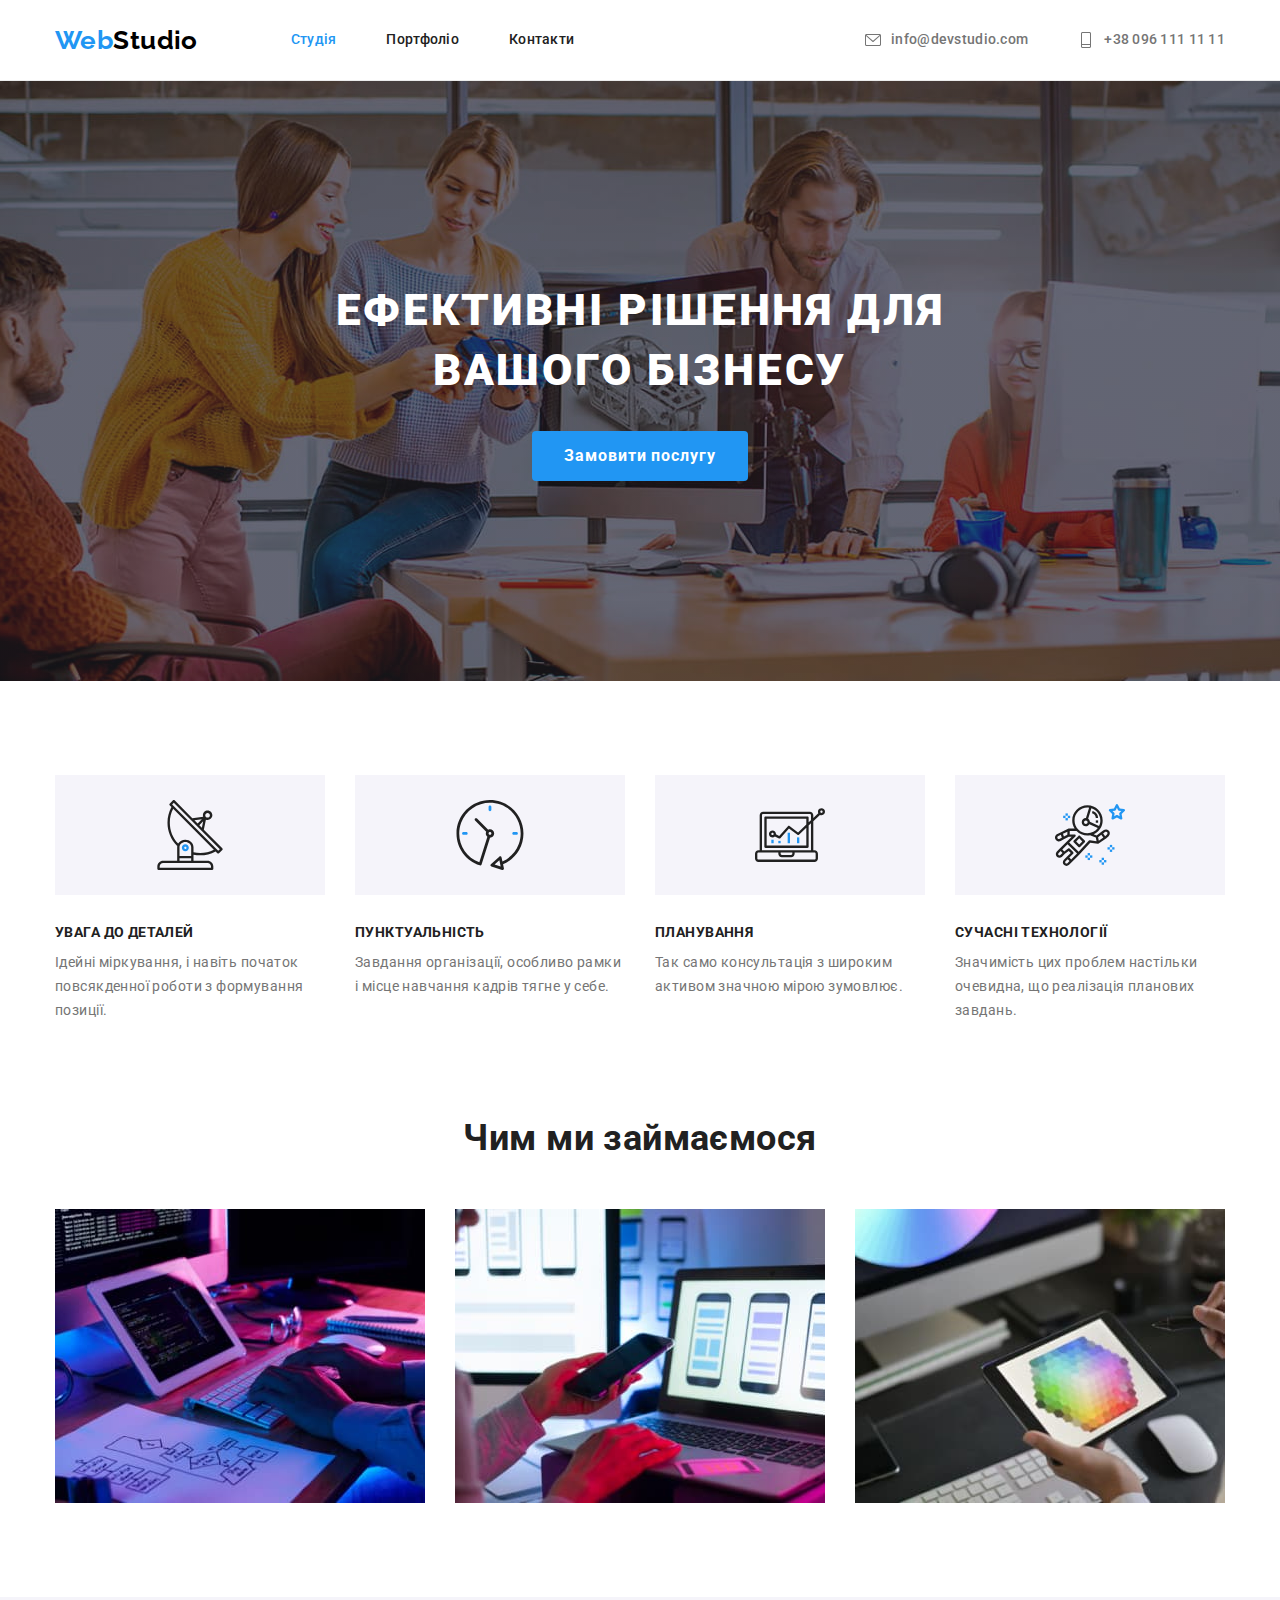
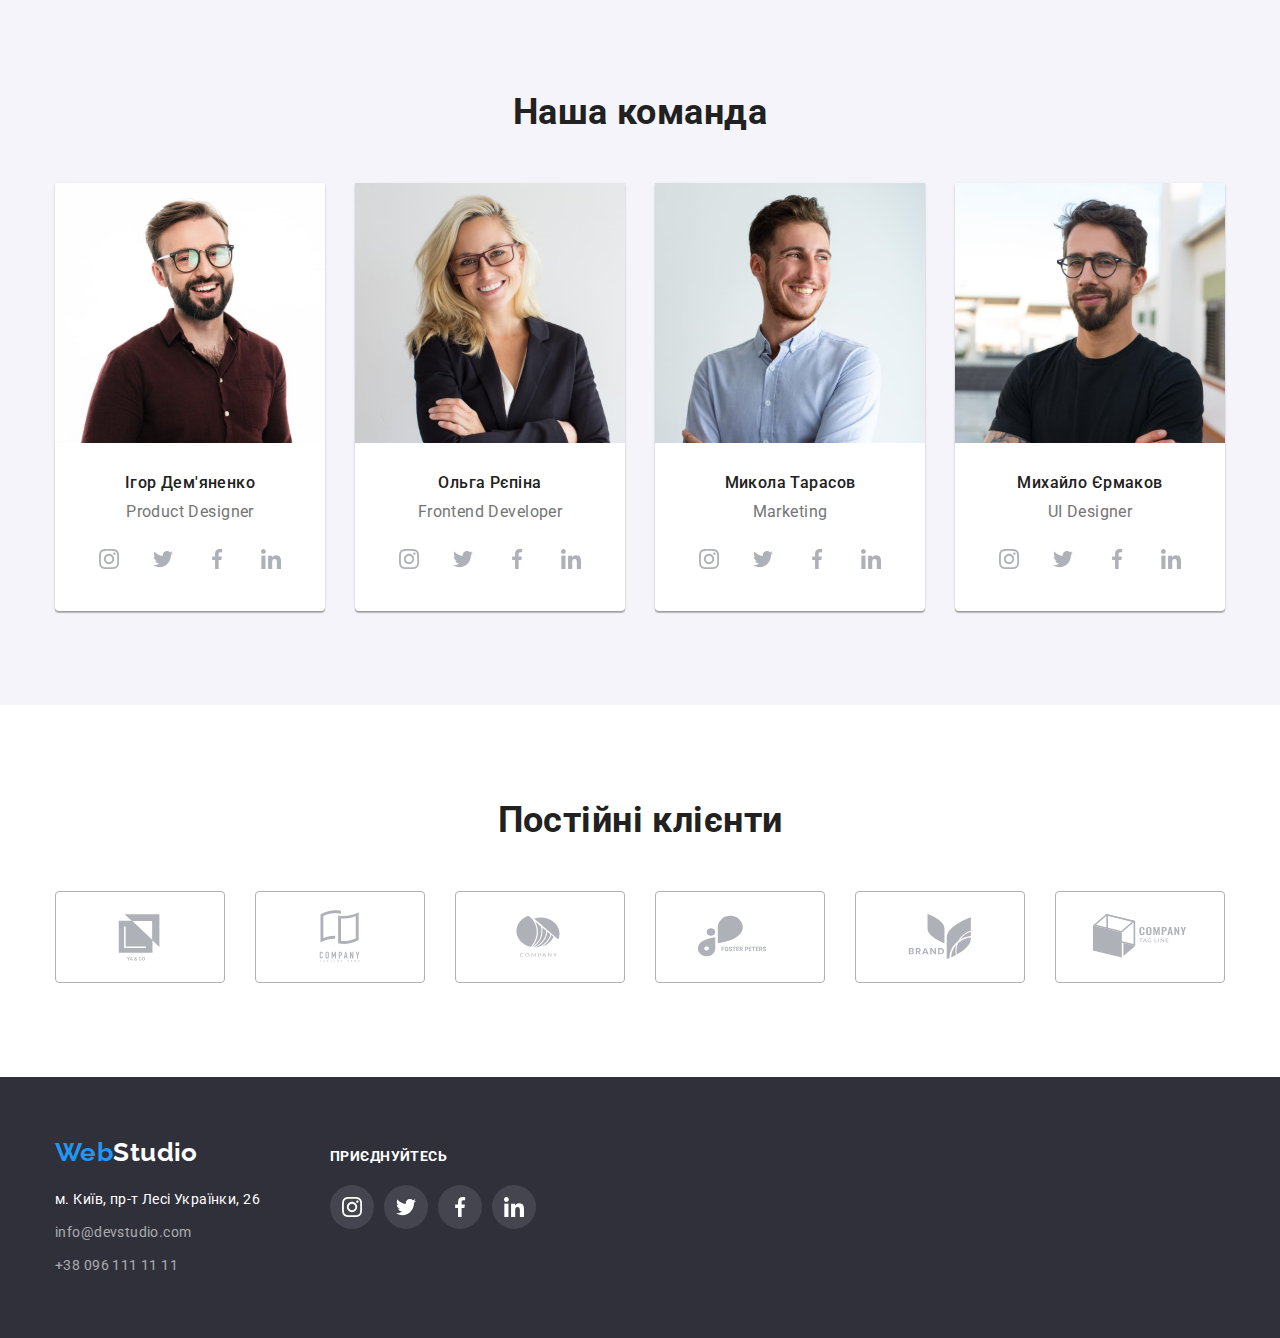
<file: index.html>
<!DOCTYPE html>
<html lang="uk">
	<head>
		<meta charset="UTF-8" />
		<meta http-equiv="X-UA-Compatible" content="IE=edge" />
		<meta name="viewport" content="width=device-width, initial-scale=1.0" />
		<meta name="description" content="Веб Студія" />
		<title>WebStudio</title>
		<link rel="preconnect" href="https://fonts.googleapis.com" />
		<link rel="preconnect" href="https://fonts.gstatic.com" crossorigin />
		<link href="https://fonts.googleapis.com/css2?family=Raleway:wght@700&family=Roboto:wght@400;500;700;900&display=swap" rel="stylesheet" />
		<link rel="stylesheet" href="https://cdnjs.cloudflare.com/ajax/libs/modern-normalize/1.1.0/modern-normalize.min.css">
		<link rel="stylesheet" href="./styles/styles.css" />
	</head>
	<body>
		
		<header class="header">
			<div class="container main-links">
			<nav
			class="main-nav">
				<a href="./index.html" class="logo">
					<span class="logo-web">Web</span>Studio
				</a>
				<ul class="nav-list">
					<li class="nav-list-links"><a href="./index.html" class="studio ">Студія</a></li>
					<li class="nav-list-links"><a href="./portfolio.html">Портфоліо</a></li>
					<li class="nav-list-links"><a href="">Контакти</a></li>
				</ul>
			</nav>

			<ul class="nav-contacts">
				<li class="nav-list-links"> 
				    <a href="mailto:info@devstudio.com"><svg class="nav-icon-mail">
					<use href="./images/icons-opt.svg#icon-envelope"></use></svg>info@devstudio.com</a>
			</li>
				<li class="nav-list-links">
					<a href="tel:+380961111111"><svg class="nav-icon-tel">
					<use href="./images/icons-opt.svg#icon-phone"></use></svg>+38 096 111 11 11</a>
				</li>
			</ul>
			</div>
		</header>
		
		<main>
			<section class="hero">
				<div class="container hero-title">
				<h1 class="main-title">Ефективні рішення для вашого бізнесу</h1>
				<button type="button" class="button-order">Замовити послугу</button>
				</div>
			</section>
			

			<section class="features section-paddings">
				<div class="container">
				<h2 class="section-title visually-hidden">Ссобливості</h2>
				<ul class="features-items">
					<li>
						<div class="features-picture">
							<svg class="features-icon">
							<use href="./images/icons-opt.svg#icon-features-img-1"></use>
						</svg>
						</div>
						<h3>Увага до деталей</h3>
						<p >Ідейні міркування, і навіть початок повсякденної роботи з формування позиції.</p>
					</li>
					<li>
						<div class="features-picture">
							<svg class="features-icon">
							<use href="./images/icons-opt.svg#icon-features-img-2"></use>
						</svg>
						</div>
						<h3>Пунктуальність</h3>
						<p>Завдання організації, особливо рамки і місце навчання кадрів тягне у себе.</p>
					</li>
					<li>
						<div class="features-picture">
							<svg class="features-icon">
							<use href="./images/icons-opt.svg#icon-features-img-3"></use>
						</svg>
						</div>
						<h3>Планування</h3>
						<p>Так само консультація з широким активом значною мірою зумовлює.</p>
					</li>
					<li>
						<div class="features-picture">
							<svg class="features-icon">
							<use href="./images/icons-opt.svg#icon-features-img-4"></use>
						</svg>
						</div>
						<h3>Сучасні технології</h3>
						<p>Значимість цих проблем настільки очевидна, що реалізація планових завдань.</p>
					</li>
				</ul>
				</div>
			</section>

			<section class="our-work">
				<div class="container">
				<h2 class="section-title">Чим ми займаємося</h2>
				<ul class="our-work-list">
					<li>
						<img src="./images/dekstop.jpg" alt="Зображення настільного комп'ютера" width="370" />
					</li>
					<li>
						<img src="./images/mobile.jpg" alt="Зображення мобільного телефону" width="370" />
					</li>
					<li>
						<img src="./images/tablet.jpg" alt="Зображення планшету" width="370" />
					</li>
				</ul>
				</div>
			</section>

			<section class="our-team section-paddings">
				<div class="container">
				<h2 class="section-title">Наша команда</h2>
				<ul class="our-team-list">
					<li class="our-team-item">
						<img src="./images/ihor.jpg" alt="Фото Ігора Дем'яненка" width="270" />
						<div class="team-description">
						<h3 class="team-names">Ігор Дем'яненко</h3>
						<p class="team-position">Product Designer</p>
						<ul class="social-list">
							<li class="social-items"><a class="social-network" href="https://www.instagram.com/"> <svg class="social-icon"><use href="./images/icons-opt.svg#icon-instagram"></use></svg></a></li>
							<li class="social-items"><a class="social-network" href="https://twitter.com/"> <svg class="social-icon"><use href="./images/icons-opt.svg#icon-twitter"></use></svg></a></li>
							<li class="social-items"><a class="social-network" href="https://www.facebook.com/"> <svg class="social-icon"><use href="./images/icons-opt.svg#icon-facebook"></use></svg></a></li>
							<li class="social-items"><a class="social-network" href="https://www.linkedin.com/"> <svg class="social-icon"><use href="./images/icons-opt.svg#icon-linkedin"></use></svg></a></li>
						</ul>
						</div>
					</li>
					<li class="our-team-item">
						<img src="./images/olha.jpg" alt="Фото Ігора Дем'яненка" width="270" />
						<div class="team-description">
						<h3 class="team-names">Ольга Рєпіна</h3>
						<p class="team-position">Frontend Developer</p>
						<ul class="social-list">
							<li class="social-items"><a class="social-network" href="https://www.instagram.com/"> <svg class="social-icon"><use href="./images/icons-opt.svg#icon-instagram"></use></svg></a></li>
							<li class="social-items"><a class="social-network" href="https://twitter.com/"> <svg class="social-icon"><use href="./images/icons-opt.svg#icon-twitter"></use></svg></a></li>
							<li class="social-items"><a class="social-network" href="https://www.facebook.com/"> <svg class="social-icon"><use href="./images/icons-opt.svg#icon-facebook"></use></svg></a></li>
							<li class="social-items"><a class="social-network" href="https://www.linkedin.com/"> <svg class="social-icon"><use href="./images/icons-opt.svg#icon-linkedin"></use></svg></a></li>
						</ul>
						</div>	
					</li>
					<li class="our-team-item">
						<img src="./images/mykola.jpg" alt="Фото Ігора Дем'яненка" width="270" />
						<div class="team-description">
						<h3 class="team-names">Микола Тарасов</h3>
						<p class="team-position">Marketing</p>
						<ul class="social-list">
							<li class="social-items"><a class="social-network" href="https://www.instagram.com/"> <svg class="social-icon"><use href="./images/icons-opt.svg#icon-instagram"></use></svg></a></li>
							<li class="social-items"><a class="social-network" href="https://twitter.com/"> <svg class="social-icon"><use href="./images/icons-opt.svg#icon-twitter"></use></svg></a></li>
							<li class="social-items"><a class="social-network" href="https://www.facebook.com/"> <svg class="social-icon"><use href="./images/icons-opt.svg#icon-facebook"></use></svg></a></li>
							<li class="social-items"><a class="social-network" href="https://www.linkedin.com/"> <svg class="social-icon"><use href="./images/icons-opt.svg#icon-linkedin"></use></svg></a></li>
						</ul>
						</div>
					</li>
					<li class="our-team-item">
						<img src="./images/mykhailo.jpg" alt="Фото Ігора Дем'яненка" width="270" />
						<div class="team-description">
						<h3 class="team-names">Михайло Єрмаков</h3>
						<p class="team-position">UI Designer</p>
						<ul class="social-list">
							<li class="social-items"><a class="social-network" href="https://www.instagram.com/"> <svg class="social-icon"><use href="./images/icons-opt.svg#icon-instagram"></use></svg></a></li>
							<li class="social-items"><a class="social-network" href="https://twitter.com/"> <svg class="social-icon"><use href="./images/icons-opt.svg#icon-twitter"></use></svg></a></li>
							<li class="social-items"><a class="social-network" href="https://www.facebook.com/"> <svg class="social-icon"><use href="./images/icons-opt.svg#icon-facebook"></use></svg></a></li>
							<li class="social-items"><a class="social-network" href="https://www.linkedin.com/"> <svg class="social-icon"><use href="./images/icons-opt.svg#icon-linkedin"></use></svg></a></li>
						</ul>
						</div>
					</li>
				</ul>
				</div>
			</section>

			<section class="clients section-paddings">
				<div class="container">
				<h2 class="section-title">Постійні клієнти</h2>
				<ul class="clients-list">
					<li class="clients-item"><a class="client-link" href=""><svg class="client-icon"><use href="./images/icons-opt.svg#icon-company-logo-1"></use></svg></a></li>
					<li class="clients-item"><a class="client-link" href=""><svg class="client-icon"><use href="./images/icons-opt.svg#icon-company-logo-2"></use></svg></a></li>
					<li class="clients-item"><a class="client-link" href=""><svg class="client-icon"><use href="./images/icons-opt.svg#icon-company-logo-3"></use></svg></a></li>
					<li class="clients-item"><a class="client-link" href=""><svg class="client-icon"><use href="./images/icons-opt.svg#icon-company-logo-4"></use></svg></a></li>
					<li class="clients-item"><a class="client-link" href=""><svg class="client-icon"><use href="./images/icons-opt.svg#icon-company-logo-5"></use></svg></a></li>
					<li class="clients-item"><a class="client-link" href=""><svg class="client-icon"><use href="./images/icons-opt.svg#icon-company-logo-6"></use></svg></a></li>
				</ul>
				</div>
			</section>
		</main>


		<footer class="footer">
		  <div class="container footer-sections">
			 <div class="footer-address">
			  <a href="./index.html" class="logo-footer">
				 <span class="logo-web">Web</span>Studio
			  </a>
			
			  <address>
				 <ul>
					<li class="address-item">
						<a href="https://goo.gl/maps/wGMn161sauySzobh9" target="_blank" rel="noopener noreferrer nofollow" class="footer-adress">м. Київ, пр-т Лесі Українки, 26</a>
					</li>
					<li class="address-item">
						<a href="mailto:info@devstudio.com" class="footer-contacts">info@devstudio.com</a>
					</li>
					<li class="address-item">
						<a href="tel:+380961111111" class="footer-contacts">+38 096 111 11 11</a>
					</li>
				</ul>
			  </address>
			 </div>
			 <div class="container-join">
				<p class="title-join">Приєднуйтесь</p>
				<ul class="join-list">
					<li class="join-item">
						<a class="join-link" href="">
							<svg class="join-icons" width="20px" height="20px">
								<use href="./images/icons-opt.svg#icon-instagram"></use>
							</svg>
						</a>
					</li>
					<li class="join-item">
						<a class="join-link" href="">
							<svg class="join-icons" width="20px" height="20px">
								<use href="./images/icons-opt.svg#icon-twitter"></use>
							</svg>
						</a>
					</li>
					<li class="join-item">
						<a class="join-link" href="">
							<svg class="join-icons" width="20px" height="20px">
								<use href="./images/icons-opt.svg#icon-facebook"></use>
							</svg>
						</a>
					</li>
					<li class="join-item">
						<a class="join-link" href="">
							<svg class="join-icons" width="20px" height="20px">
								<use href="./images/icons-opt.svg#icon-linkedin	"></use>
							</svg>
						</a>
					</li>
				</ul>
			 </div>
	      </div>
		</footer>
	</body>
</html>
</file>
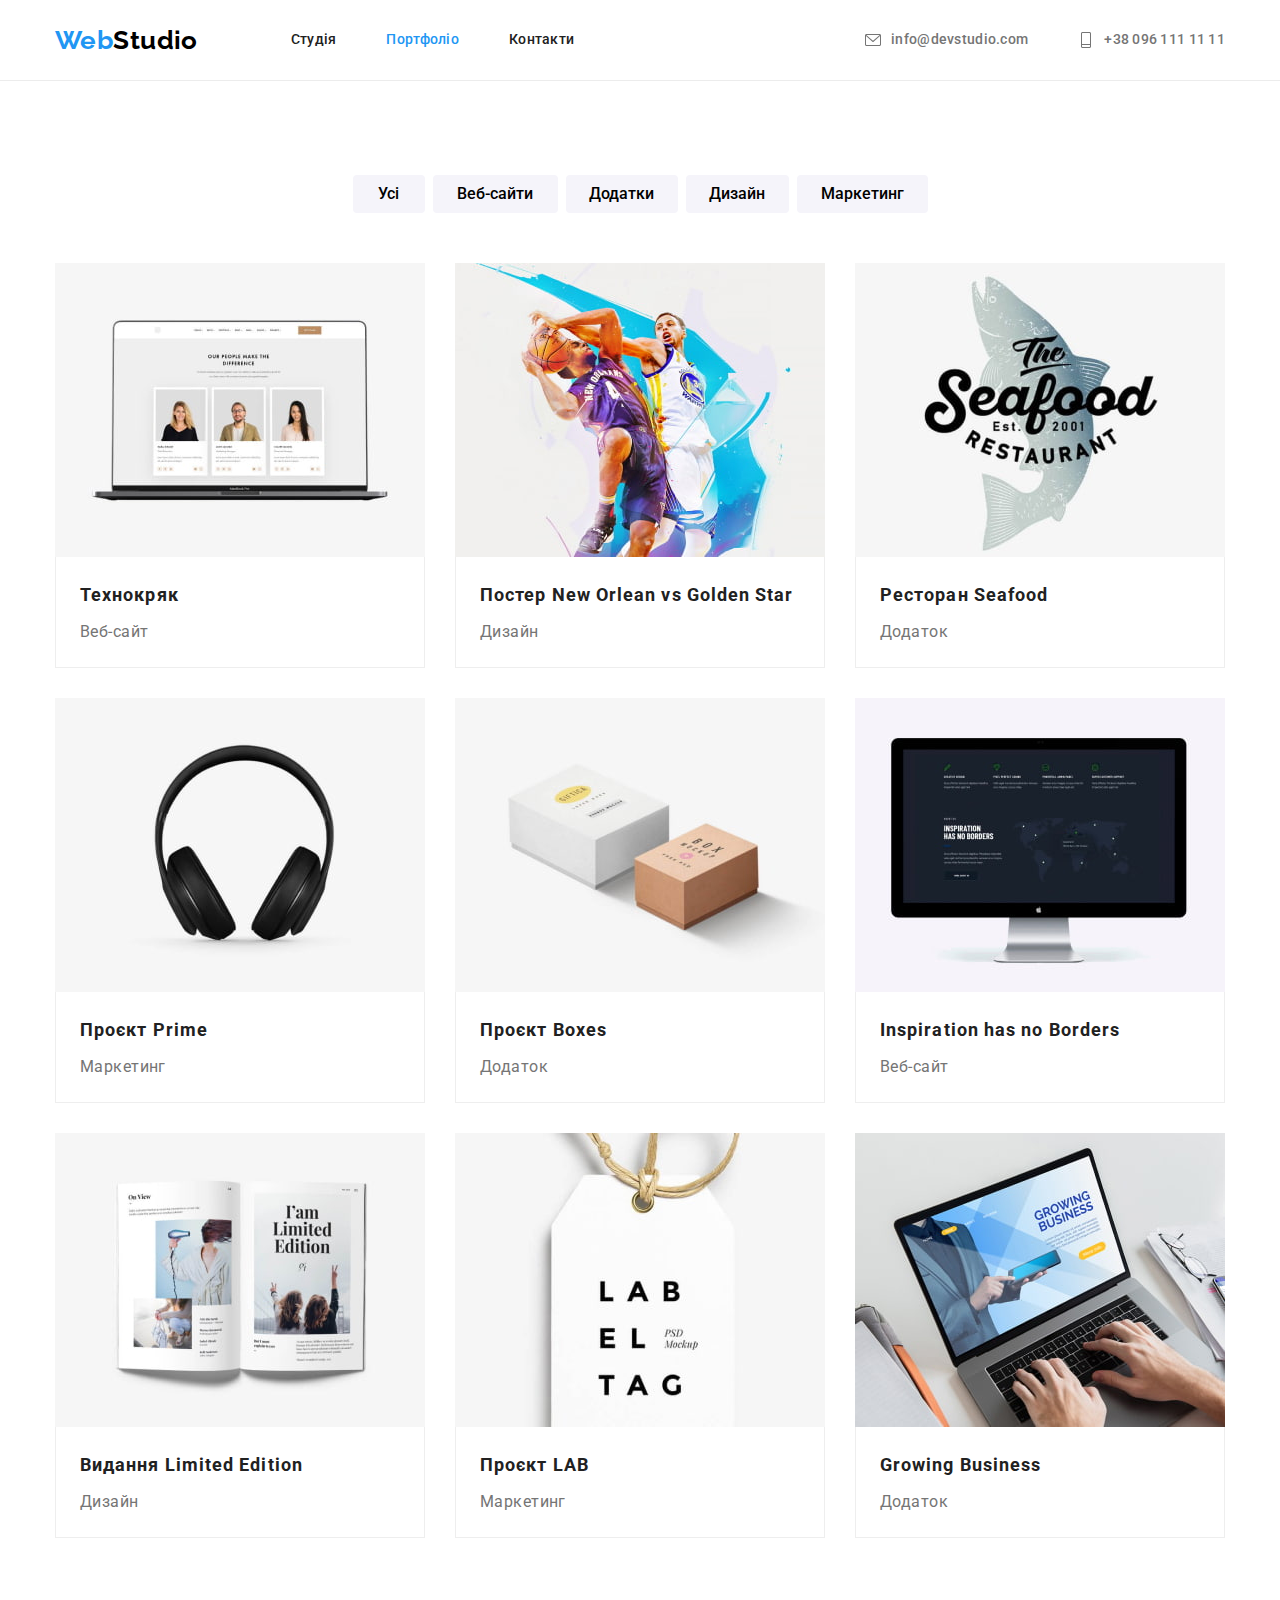
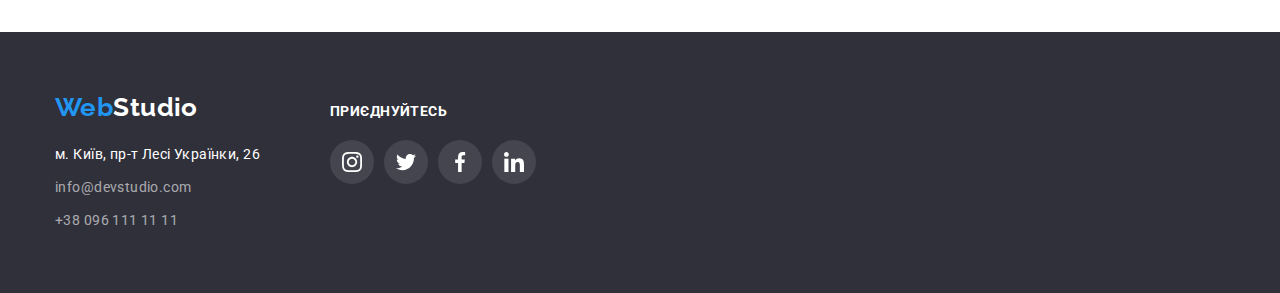
<file: portfolio.html>
<!DOCTYPE html>
<html lang="uk">
	<head>
		<meta charset="UTF-8" />
		<meta http-equiv="X-UA-Compatible" content="IE=edge" />
		<meta name="viewport" content="width=device-width, initial-scale=1.0" />
		<meta name="description" content="Веб Студія" />
		<title>Портфоліо</title>
		<link rel="preconnect" href="https://fonts.googleapis.com" />
		<link rel="preconnect" href="https://fonts.gstatic.com" crossorigin />
		<link href="https://fonts.googleapis.com/css2?family=Raleway:wght@700&family=Roboto:wght@400;500;700;900&display=swap" rel="stylesheet" />
		<link rel="stylesheet" href="https://cdnjs.cloudflare.com/ajax/libs/modern-normalize/1.1.0/modern-normalize.min.css">
		<link rel="stylesheet" href="./styles/styles.css" />
	</head>
	<body>
		<header class="header">
			<div class="container main-links">
			<nav
			class="main-nav">
				<a href="./index.html" class="logo">
					<span class="logo-web">Web</span>Studio
				</a>
				<ul class="nav-list">
					<li class="nav-list-links"><a href="./index.html">Студія</a></li>
					<li class="nav-list-links"><a href="./portfolio.html" class="portfolio">Портфоліо</a></li>
					<li class="nav-list-links"><a href="">Контакти</a></li>
				</ul>
			</nav>

			<ul class="nav-contacts">
				<li class="nav-list-links"> 
				    <a href="mailto:info@devstudio.com"><svg class="nav-icon-mail">
					<use href="./images/icons-opt.svg#icon-envelope"></use></svg>info@devstudio.com</a>
			</li>
				<li class="nav-list-links">
					<a href="tel:+380961111111"><svg class="nav-icon-tel">
					<use href="./images/icons-opt.svg#icon-phone"></use></svg>+38 096 111 11 11</a>
				</li>
			</ul>
			</div>
		</header>
		<main>
			<section class="section-portfolio section-paddings">
				<div class="container">
				<h1 class="visually-hidden">Перелік портфоліо</h1>
					<ul class="portfolio-list-button">
					<li><button type="button" class="portfolio-button button-first">Усі</button></li>
					<li><button type="button" class="portfolio-button button-second"> Веб&#8209;сайти</button></li>
					<li><button type="button" class="portfolio-button button-third">Додатки</button></li>
					<li><button type="button" class="portfolio-button button-fourth">Дизайн</button></li>
					<li><button type="button" class="portfolio-button button-fifth">Маркетинг</button></li>
					</ul>

					<ul class="portfolio-list">
					<li>
						<a class="portfolio-link" href="">
							<img src="./images/portfolio/img1.jpg" alt="ноутбук з картками працбвників" width="370" height="294" class="portfolio-img" />
							<div class="portfolio-border">
							<h2 class="portfolio-title">Технокряк</h2>
							<p class="portfolio-text">Веб-сайт</p>
							</div>
						</a>
					</li>
					<li>
						<a class="portfolio-link" href="">
							<img src="./images/portfolio/img2.jpg" alt="2 баскетболіста під час гри" width="370" height="294" />
							<div class="portfolio-border">
							<h2 class="portfolio-title">Постер New Orlean vs Golden Star</h2>
							<p class="portfolio-text">Дизайн</p>
							</div>
						</a>
					</li>
					<li>
						<a class="portfolio-link" href="">
							<img src="./images/portfolio/img3.jpg" alt="вивіска рибного ресторану" width="370" height="294" />
							<div class="portfolio-border">
							<h2 class="portfolio-title">Ресторан Seafood</h2>
							<p class="portfolio-text">Додаток</p>
							</div>
						</a>
					</li>
					<li>
						<a class="portfolio-link" href="">
							<img src="./images/portfolio/img4.jpg" alt="навушники" width="370" height="294" />
							<div class="portfolio-border">
							<h2 class="portfolio-title">Проєкт Prime</h2>
							<p class="portfolio-text">Маркетинг</p>
							</div>
						</a>
					</li>
					<li>
						<a class="portfolio-link" href="">
							<img src="./images/portfolio/img5.jpg" alt="дві картонні коробки" width="370" height="294" />
							<div  class="portfolio-border">
							<h2 class="portfolio-title">Проєкт Boxes</h2>
							<p class="portfolio-text">Додаток</p>
							</div>
						</a>
					</li>
					<li>
						<a class="portfolio-link" href="">
							<img src="./images/portfolio/img6.jpg" alt="монітор" width="370" height="294" />
							<div  class="portfolio-border">
							<h2 class="portfolio-title">Inspiration has no Borders</h2>
							<p class="portfolio-text">Веб-сайт</p>
							</div>
						</a>
					</li>
					<li>
						<a class="portfolio-link" href="">
							<img src="./images/portfolio/img7.jpg" alt="розгорнутий журнал" width="370" height="294" />
							<div  class="portfolio-border">
							<h2 class="portfolio-title">Видання Limited Edition</h2>
							<p class="portfolio-text">Дизайн</p>
							</div>
						</a>
					</li>
					<li>
						<a class="portfolio-link" href="">
							<img src="./images/portfolio/img8.jpg" alt="лейба" width="370" height="294" />
							<div class="portfolio-border">
							<h2 class="portfolio-title">Проєкт LAB</h2>
							<p class="portfolio-text">Маркетинг</p>
							</div>
						</a>
					</li>
					<li>
						<a class="portfolio-link" href="">
							<img src="./images/portfolio/img9.jpg" alt="людина за ноутбуком" width="370" height="294" />
							<div class="portfolio-border">
							<h2 class="portfolio-title">Growing Business</h2>
							<p class="portfolio-text">Додаток</p>
							</div>
						</a>
					</li>
				</ul>
				</div>
			</section>
		</main>

		<footer class="footer">
		  <div class="container footer-sections">
			 <div class="footer-address">
			  <a href="./index.html" class="logo-footer">
				 <span class="logo-web">Web</span>Studio
			  </a>
			
			  <address>
				 <ul>
					<li class="address-item">
						<a href="https://goo.gl/maps/wGMn161sauySzobh9" target="_blank" rel="noopener noreferrer nofollow" class="footer-adress">м. Київ, пр-т Лесі Українки, 26</a>
					</li>
					<li class="address-item">
						<a href="mailto:info@devstudio.com" class="footer-contacts">info@devstudio.com</a>
					</li>
					<li class="address-item">
						<a href="tel:+380961111111" class="footer-contacts">+38 096 111 11 11</a>
					</li>
				</ul>
			  </address>
			 </div>
			 <div class="container-join">
				<p class="title-join">Приєднуйтесь</p>
				<ul class="join-list">
					<li class="join-item">
						<a class="join-link" href="">
							<svg class="join-icons" width="20px" height="20px">
								<use href="./images/icons-opt.svg#icon-instagram"></use>
							</svg>
						</a>
					</li>
					<li class="join-item">
						<a class="join-link" href="">
							<svg class="join-icons" width="20px" height="20px">
								<use href="./images/icons-opt.svg#icon-twitter"></use>
							</svg>
						</a>
					</li>
					<li class="join-item">
						<a class="join-link" href="">
							<svg class="join-icons" width="20px" height="20px">
								<use href="./images/icons-opt.svg#icon-facebook"></use>
							</svg>
						</a>
					</li>
					<li class="join-item">
						<a class="join-link" href="">
							<svg class="join-icons" width="20px" height="20px">
								<use href="./images/icons-opt.svg#icon-linkedin	"></use>
							</svg>
						</a>
					</li>
				</ul>
			 </div>
	      </div>
		</footer>
	</body>
</html>
</file>
<file: styles/styles.css>
:root {
    --brand-color: #2196F3;
    --primary-text-color: #212121;
}

body {
    color: var(--primary-text-color);
    background-color: #FFFFFF;

    text-decoration: none;
    font-family: roboto, arial, sans-serif;
    letter-spacing: 0.03em;
    font-size: 14px;
}

h1,
h2,
h3,
h4,
h5,
h6,
ul,
p {
    margin: 0;
    padding: 0;
}

img {
    display: block;
}

.container {
    width: 1200px;
    padding-left: 15px;
    padding-right: 15px;
    margin-left: auto;
    margin-right: auto;
    /* outline: 2px solid red; */
}

.section-paddings {
    padding-top: 94px;
    padding-bottom: 94px;
}

/* Resets  */
.no-padding-bottom {
    padding-bottom: 0;
}

.no-padding-top {
    padding-top: 0;
}

/* Header */

.logo {
    margin-right: 93px;

    color: #000000;
    font-family: raleway, arial, sans-serif;
    font-weight: 700;
    font-size: 26px;
    line-height: 1.19;
}

.header {
    border-bottom: 1px solid #ECECEC;
}

.header ul {
    list-style: none;
}

.header a {
    text-decoration: none;
}


.logo-web {
    color: var(--brand-color);
}

.nav-list {
    display: flex;
    font-weight: 500;
    line-height: 1.14;
    letter-spacing: 0.02em;

}

.nav-contacts {
    margin-left: auto;
}

.nav-list a {
    color: var(--primary-text-color);
    display: inline-block;
    padding-top: 32px;
    padding-bottom: 32px;
}

.nav-list a:hover,
.nav-list a:focus {
    color: var(--brand-color);
}

.nav-contacts {
    display: flex;
    font-weight: 500;
    line-height: 1.14;
    letter-spacing: 0.02em;
}

.nav-contacts a {
    color: #757575;
    display: inline-block;
    padding-top: 32px;
    padding-bottom: 32px;
}



.nav-contacts a:hover {
    color: var(--brand-color);
}

.nav-contacts a:focus {
    color: var(--brand-color);
}

.nav-list .studio {
    color: var(--brand-color);
}

.nav-list .portfolio {
    color: var(--brand-color);
}

.main-links,
.main-nav {
    display: flex;
    align-items: center;
}

.nav-list-links a {
    display: flex;
    align-items: center;
}

.nav-list-links:not(:last-child) {
    margin-right: 50px;
}

.nav-icon-mail {
    width: 16px;
    height: 16px;
    fill: currentColor;
    margin-right: 10px;
}

.nav-icon-tel {
    width: 16px;
    height: 16px;
    fill: currentColor;
    margin-right: 10px;
}



/* hero */
.hero {
    max-width: 1600px;
    height: 600px;
    margin-left: auto;
    margin-right: auto;
    text-align: center;
    padding-top: 200px;
    padding-bottom: 200px;
    background-image: linear-gradient(rgba(47, 48, 58, 0.4), rgba(47, 48, 58, 0.4)), url(../images/bkg-image.jpg);
    background-position: center;
    background-size: cover;

}

.hero-title {
    width: 700px;
}

.main-title {
    margin-bottom: 30px;
    font-size: 44px;
    line-height: 1.36;
    font-weight: 900;
    text-align: center;
    letter-spacing: 0.06em;
    text-transform: uppercase;

    color: #FFFFFF;
}

.button-order {
    padding: 10px 32px;
    background-color: var(--brand-color);
    color: #FFFFFF;

    font-weight: 700;
    font-size: 16px;
    line-height: 1.88;
    text-align: center;
    letter-spacing: 0.06em;
    cursor: pointer;
    box-sizing: border-box;
    border: #2196F3;
    border-radius: 4px;

}

.button-order:hover,
.button-order:focus {
    background: #188CE8;
    box-shadow: 0px 4px 4px rgba(0, 0, 0, 0.15);
    border-radius: 4px;
}

.visually-hidden {
    position: absolute;
    white-space: nowrap;
    width: 1px;
    height: 1px;
    overflow: hidden;
    border: 0;
    padding: 0;
    clip: rect(0 0 0 0);
    clip-path: inset(50%);
    margin: -1px;
}

/* Features */
.features h3 {
    font-weight: 700;
    line-height: 1.14;
    text-transform: uppercase;
}

.features p {
    line-height: 1.71;

    color: #757575;
}

.features ul {
    list-style: none;
}

.features-items {
    display: flex;
    gap: 30px;

}

.features-items h3 {
    margin-bottom: 10px;
    font-size: 14px;
}

.features-items li {
    width: calc((100%-3*30)/4)
}

.features-picture {

    width: 270px;
    height: 120px;
    display: flex;
    align-items: center;
    justify-content: center;
    margin-bottom: 30px;

    background-color: #F5F4FA;
}

.features-icon {
    width: 70px;
    height: 70px;
}


/* Our work */
.our-work {
    padding-bottom: 94px;
}

.section-title {
    font-weight: 700;
    font-size: 36px;
    line-height: 1.17;
    text-align: center;
    margin-bottom: 50px;
}

.our-work ul {
    list-style: none;
    display: flex;
    gap: 30px;
}

.our-work li {
    width: calc((100%-2*30)/3);
}

/* Our team */
.our-team {
    background-color: #F5F4FA;
}

.our-team-list {
    list-style: none;
    display: flex;
    gap: 30px;
}

.team-names {
    margin-bottom: 10px;
    font-weight: 500;
    font-size: 16px;
    line-height: 1.19;

    text-align: center;
}

.team-position {

    font-size: 16px;
    line-height: 1.19;
    text-align: center;
    margin-bottom: 16px;

    color: #757575;
}

.our-team-list li {
    width: calc((100%-3*30)/4);
    background-color: #FFFFFF;
}

.our-team .team-description {
    padding: 30px 32px;
}

.social-list {
    display: flex;
    list-style: none;
}

.social-items:not(:last-child) {
    margin-right: 10px;
}

.social-network {
    display: flex;
    width: 44px;
    height: 44px;
    justify-content: center;
    align-items: center;
    background-color: #FFFFFF;
    border-radius: 50%;
    fill: #AFB1B8;

}

.social-network:hover,
.social-network:focus {
    background-color: var(--brand-color);
    fill: #FFFFFF;
}

.social-icon {
    width: 20px;
    height: 20px;
}

.our-team-item {
    box-shadow: 0px 1px 3px rgba(0, 0, 0, 0.12), 0px 1px 1px rgba(0, 0, 0, 0.14), 0px 2px 1px rgba(0, 0, 0, 0.2);
    border-radius: 0px 0px 4px 4px;
}

/* Our clients  */

.clients-list {
    display: flex;
    list-style: none;
    gap: 30px;
}

.client-link {
    display: flex;
    justify-content: center;
    align-items: center;
    width: 170px;
    height: 92px;
    fill: #AFB1B8;

    border: 1px solid #AFB1B8;
    border-radius: 4px;
}

.client-icon {
    width: 106px;
    height: 60px;
}

.client-link:hover,
.client-link:focus {
    fill: var(--brand-color);
    border: 1px solid var(--brand-color);
    border-radius: 4px;
}

/* Footer  */
.footer {
    padding-top: 60px;
    padding-bottom: 60px;

    background-color: #2F303A;
}


.footer a {
    text-decoration: none;
    font-style: normal;
}

.logo-footer {
    display: flex;
    margin-bottom: 20px;
    font-family: raleway, arial, sans-serif;
    font-weight: 700;
    font-size: 26px;
    line-height: 1.19;
    color: #FFFFFF;
}

.footer ul {
    list-style: none;

}

.footer-adress {
    line-height: 1.71;

    color: #FFFFFF;
}

.footer-contacts {
    line-height: 1.71;
    color: rgba(255, 255, 255, 0.6);
}

.footer-contacts:hover {
    color: var(--brand-color);
}

.footer-contacts:focus {
    color: var(--brand-color);
}

.footer .address-item:not(:last-child) {
    margin-bottom: 9px;

}

.footer-address {
    margin-right: 70px;
}

.footer-sections {
    display: flex;
    align-items: baseline;
}

.container-join {
    width: 206px;
}

.title-join {
    margin-bottom: 20px;
    font-weight: 700;
    font-size: 14px;
    line-height: 1.14;
    letter-spacing: 0.03em;
    text-transform: uppercase;

    color: #FFFFFF;
}

.join-list {
    display: flex;
    gap: 10px;
}

.join-link {
    display: flex;
    justify-content: center;
    align-items: center;
    width: 44px;
    height: 44px;
    border-radius: 50%;
    background-color: #FFFFFF1A;
    margin-bottom: 0;
}

.join-icons {
    fill: #FFFFFF;
}

.join-link:hover,
.join-link:focus {
    background-color: var(--brand-color);

}

/* Portfolio page */
/* Buttons */
.portfolio-button {
    border: 0px;
    background-color: #F5F4FA;
    border-radius: 4px;

    font-weight: 500;
    font-size: 16px;
    line-height: 1.62;
    text-align: center;
    cursor: pointer;

}

.button-first {
    padding: 6px 25.5px;
}

.button-second {
    padding: 6px 24.5px;
}

.button-third {
    padding: 6px 23.5px;
}

.button-fourth {
    padding: 6px 23.5px;
}

.button-fifth {
    padding: 6px 24px;
}

.portfolio-button:hover,
.portfolio-button:focus {
    background-color: var(--brand-color);
    color: #FFFFFF;
    box-shadow: 0px 3px 1px rgba(0, 0, 0, 0.1), 0px 1px 2px rgba(0, 0, 0, 0.08), 0px 2px 2px rgba(0, 0, 0, 0.12);
    box-shadow: 0px 3px 1px rgba(0, 0, 0, 0.1), 0px 1px 2px rgba(0, 0, 0, 0.08), 0px 2px 2px rgba(0, 0, 0, 0.12);
}

.portfolio-list-button {
    list-style: none;
    display: flex;
    gap: 8px;
    justify-content: center;
    margin-bottom: 50px;
}

.portfolio-cont {
    padding-bottom: 50px;
}

/* Section portfolio */

.section-portfolio ul {
    list-style: none;
}

.section-portfolio a {
    display: block;
    text-decoration: none;
    color: var(--primary-text-color);
}

.portfolio-title {
    margin-bottom: 4px;

    font-weight: 700;
    font-size: 18px;
    line-height: 2;
    letter-spacing: 0.06em;

}

.portfolio-text {
    font-weight: 400;
    font-size: 16px;
    line-height: 1.88;

    color: #757575;
}

.portfolio-list {
    display: flex;
    flex-wrap: wrap;
    gap: 30px;

}

.portfolio-border {
    border-left: 1px solid #EEEEEE;
    border-right: 1px solid #EEEEEE;
    border-bottom: 1px solid #EEEEEE;
    /* width: 370px; */
}

.portfolio-border  {
    padding: 20px 24px;
}

.portfolio-link:hover,
.portfolio-link:focus {
    box-shadow: 0px 1px 1px rgba(0, 0, 0, 0.12), 0px 4px 4px rgba(0, 0, 0, 0.06), 1px 4px 6px rgba(0, 0, 0, 0.16);
}
</file>
